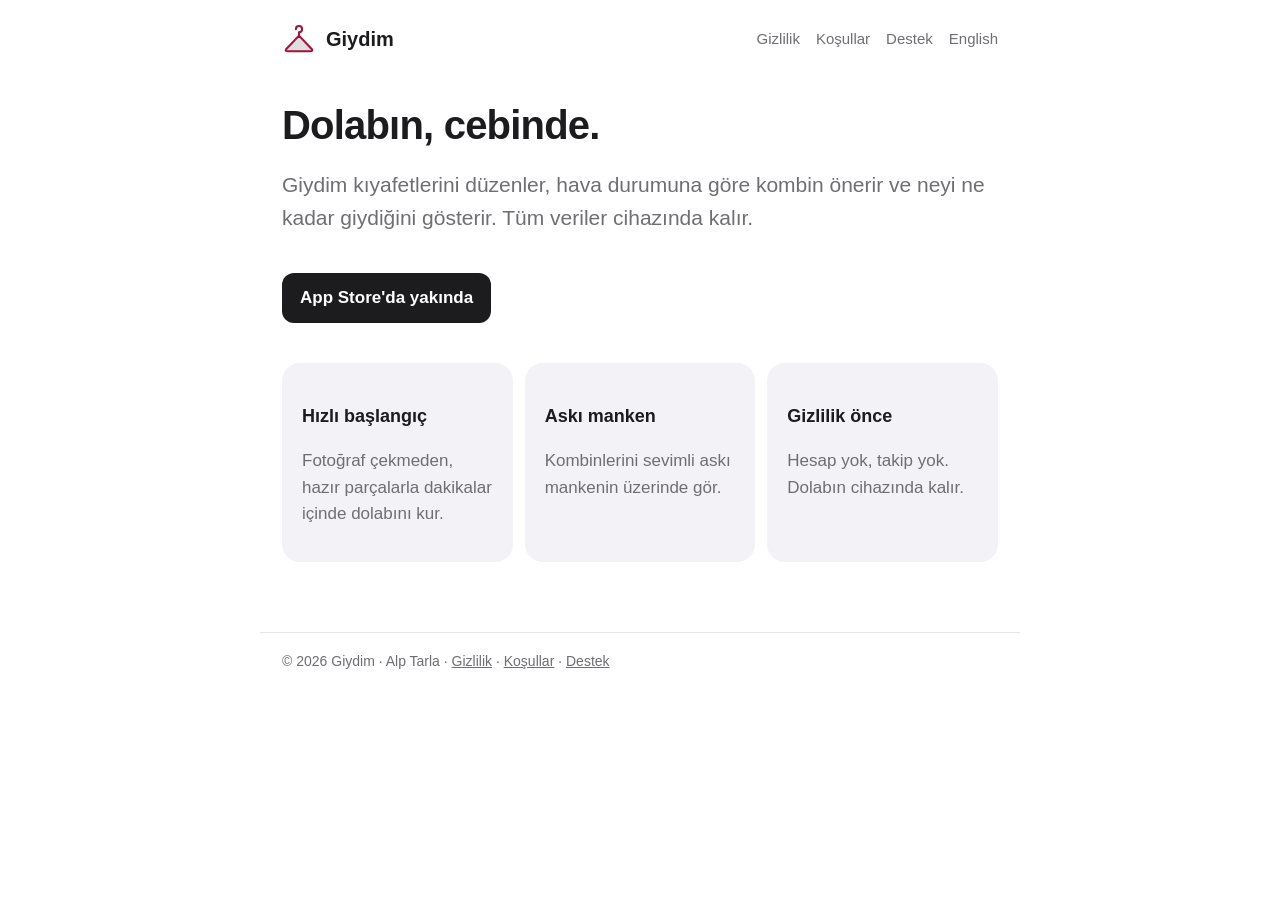
<file: index.html>
<!doctype html><html lang="tr"><head><meta charset="utf-8"><meta name="viewport" content="width=device-width,initial-scale=1">
<title>Giydim · Giydim</title><meta name="color-scheme" content="light dark"><link rel="stylesheet" href="style.css"></head>
<body><header><a class="brand" href="index.html"><svg viewBox="0 0 100 100" aria-hidden="true"><path d="M50 40 L12 80 Q8 86 18 86 L82 86 Q92 86 88 80 Z" fill="currentColor" opacity=".14"/><path d="M50 40 L12 80 Q8 86 18 86 L82 86 Q92 86 88 80 Z M50 40 V30 A9 9 0 1 0 41 21" fill="none" stroke="#A3123A" stroke-width="6" stroke-linecap="round" stroke-linejoin="round"/></svg>Giydim</a><nav><a href="privacy.html">Gizlilik</a><a href="terms.html">Koşullar</a><a href="support.html">Destek</a><a href="en/index.html" hreflang="en">English</a></nav></header>
<main><h1>Dolabın, cebinde.</h1><p class="lead">Giydim kıyafetlerini düzenler, hava durumuna göre kombin önerir ve neyi ne kadar giydiğini gösterir. Tüm veriler cihazında kalır.</p>
<a class="badge" href="#" aria-label="App Store'dan indirin (yakında)"> App Store'da yakında</a>
<div class="grid"><div class="card"><h3>Hızlı başlangıç</h3><p class="muted">Fotoğraf çekmeden, hazır parçalarla dakikalar içinde dolabını kur.</p></div>
<div class="card"><h3>Askı manken</h3><p class="muted">Kombinlerini sevimli askı mankenin üzerinde gör.</p></div>
<div class="card"><h3>Gizlilik önce</h3><p class="muted">Hesap yok, takip yok. Dolabın cihazında kalır.</p></div></div></main><footer>© 2026 Giydim · Alp Tarla · <a href="privacy.html">Gizlilik</a> · <a href="terms.html">Koşullar</a> · <a href="support.html">Destek</a></footer></body></html>
</file>
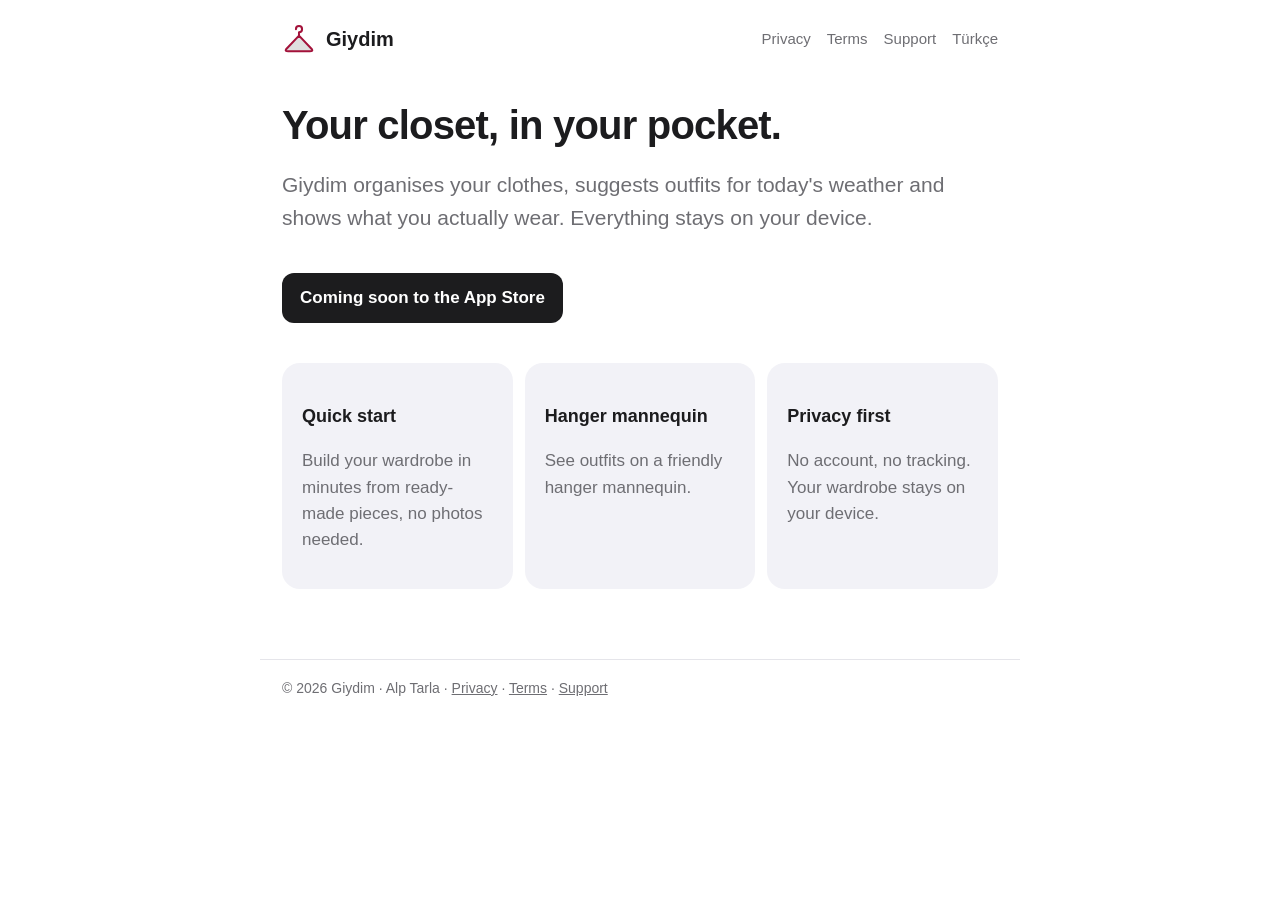
<file: en/index.html>
<!doctype html><html lang="en"><head><meta charset="utf-8"><meta name="viewport" content="width=device-width,initial-scale=1">
<title>Giydim · Giydim</title><meta name="color-scheme" content="light dark"><link rel="stylesheet" href="../style.css"></head>
<body><header><a class="brand" href="index.html"><svg viewBox="0 0 100 100" aria-hidden="true"><path d="M50 40 L12 80 Q8 86 18 86 L82 86 Q92 86 88 80 Z" fill="currentColor" opacity=".14"/><path d="M50 40 L12 80 Q8 86 18 86 L82 86 Q92 86 88 80 Z M50 40 V30 A9 9 0 1 0 41 21" fill="none" stroke="#A3123A" stroke-width="6" stroke-linecap="round" stroke-linejoin="round"/></svg>Giydim</a><nav><a href="privacy.html">Privacy</a><a href="terms.html">Terms</a><a href="support.html">Support</a><a href="../index.html" hreflang="tr">Türkçe</a></nav></header>
<main><h1>Your closet, in your pocket.</h1><p class="lead">Giydim organises your clothes, suggests outfits for today's weather and shows what you actually wear. Everything stays on your device.</p>
<a class="badge" href="#" aria-label="Download on the App Store (coming soon)"> Coming soon to the App Store</a>
<div class="grid"><div class="card"><h3>Quick start</h3><p class="muted">Build your wardrobe in minutes from ready-made pieces, no photos needed.</p></div>
<div class="card"><h3>Hanger mannequin</h3><p class="muted">See outfits on a friendly hanger mannequin.</p></div>
<div class="card"><h3>Privacy first</h3><p class="muted">No account, no tracking. Your wardrobe stays on your device.</p></div></div></main><footer>© 2026 Giydim · Alp Tarla · <a href="privacy.html">Privacy</a> · <a href="terms.html">Terms</a> · <a href="support.html">Support</a></footer></body></html>
</file>
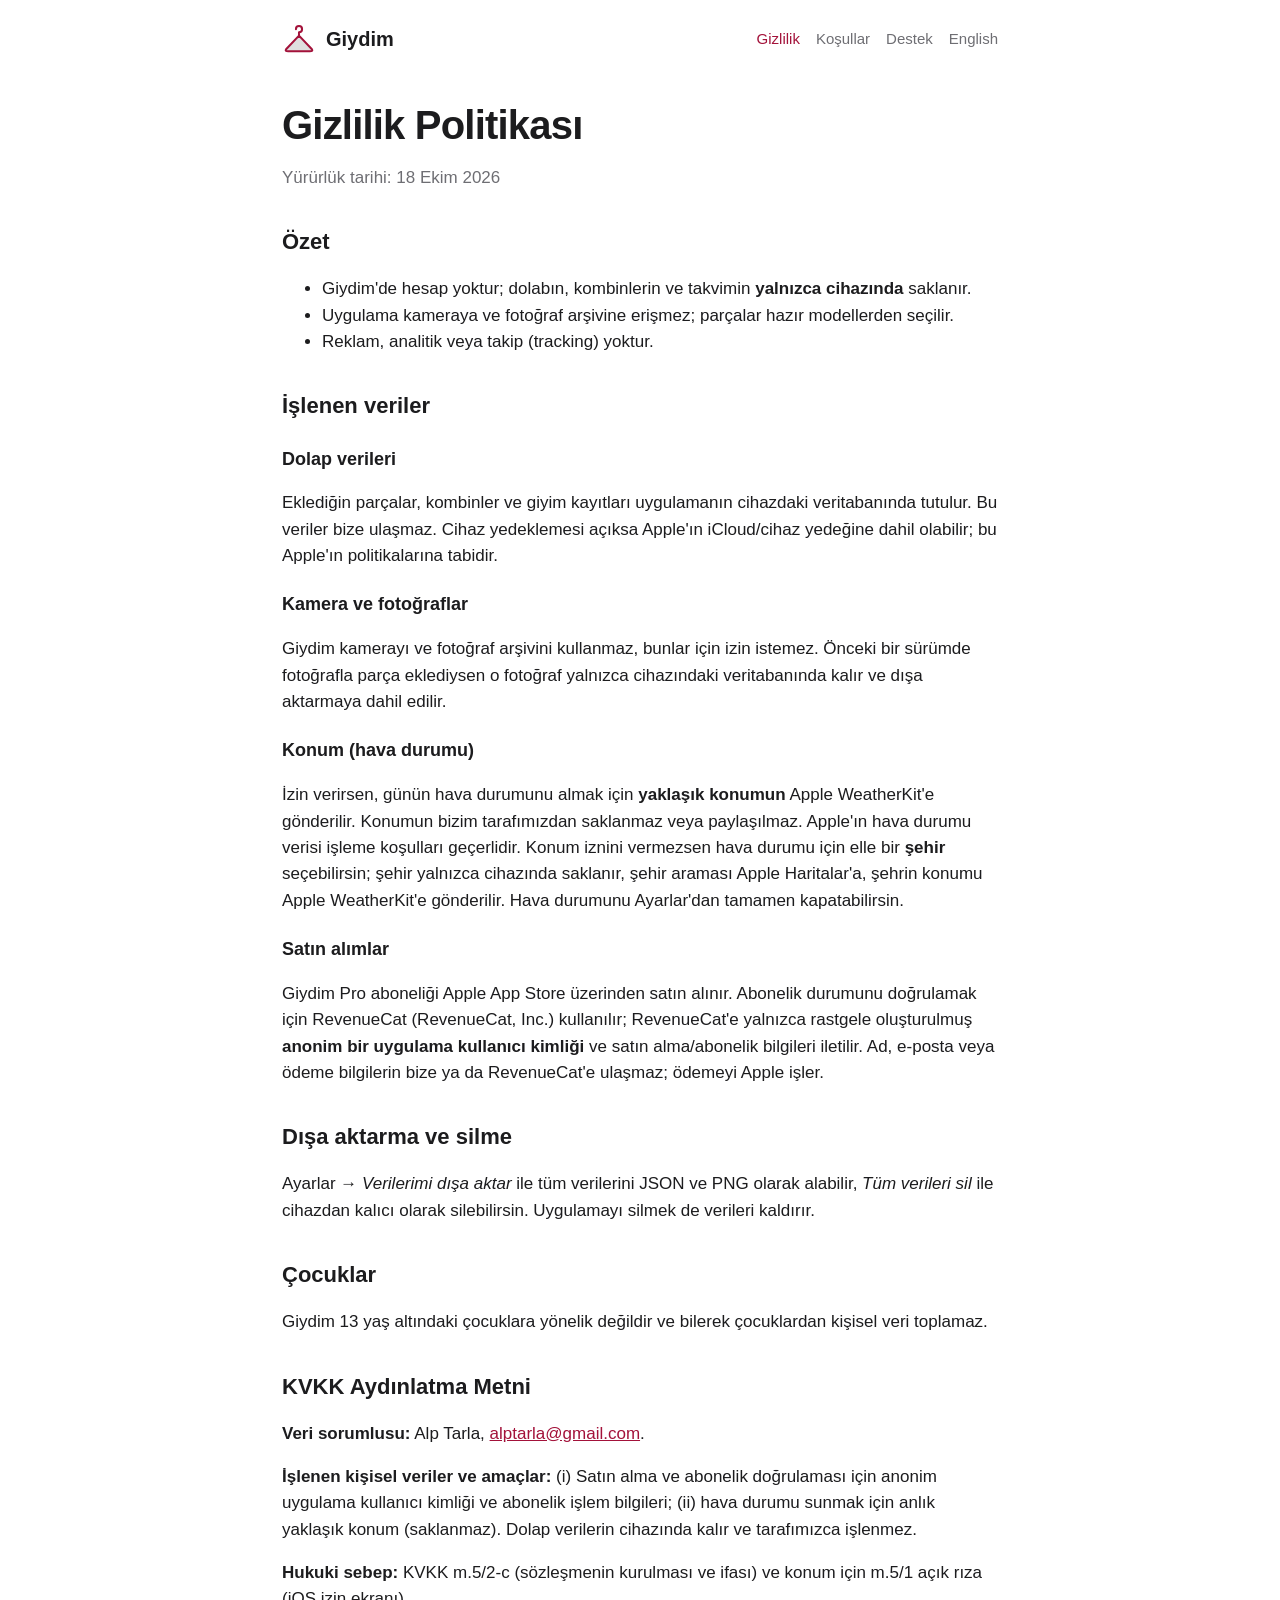
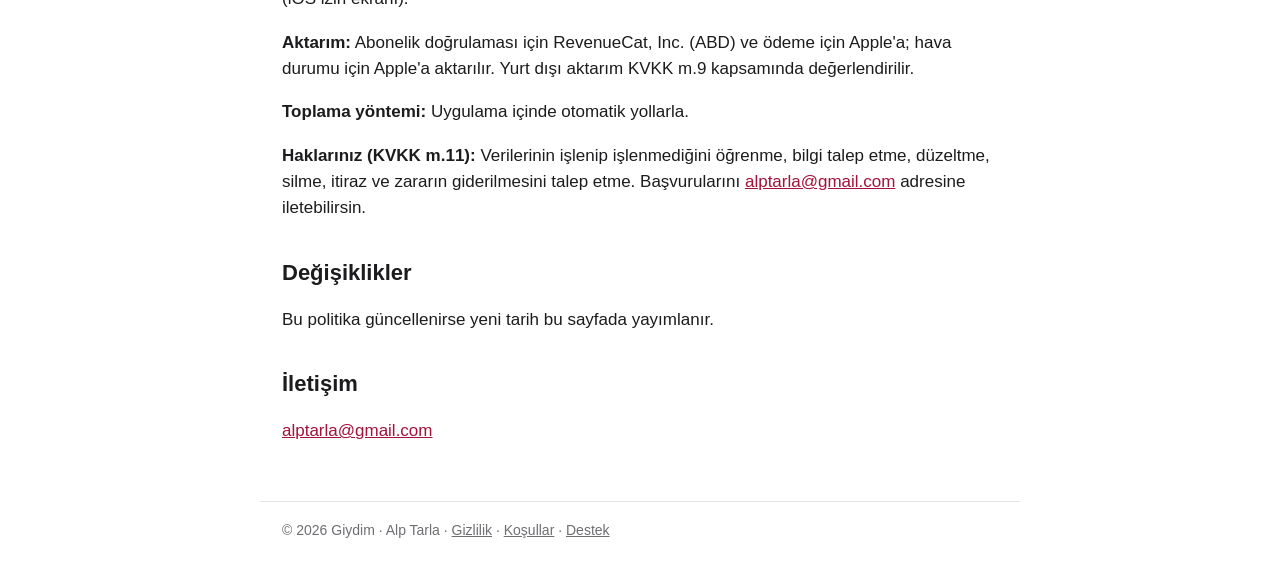
<file: privacy.html>
<!doctype html><html lang="tr"><head><meta charset="utf-8"><meta name="viewport" content="width=device-width,initial-scale=1">
<title>Gizlilik Politikası · Giydim</title><meta name="color-scheme" content="light dark"><link rel="stylesheet" href="style.css"></head>
<body><header><a class="brand" href="index.html"><svg viewBox="0 0 100 100" aria-hidden="true"><path d="M50 40 L12 80 Q8 86 18 86 L82 86 Q92 86 88 80 Z" fill="currentColor" opacity=".14"/><path d="M50 40 L12 80 Q8 86 18 86 L82 86 Q92 86 88 80 Z M50 40 V30 A9 9 0 1 0 41 21" fill="none" stroke="#A3123A" stroke-width="6" stroke-linecap="round" stroke-linejoin="round"/></svg>Giydim</a><nav><a href="privacy.html" aria-current=page>Gizlilik</a><a href="terms.html">Koşullar</a><a href="support.html">Destek</a><a href="en/privacy.html" hreflang="en">English</a></nav></header>
<main><h1>Gizlilik Politikası</h1><p class="muted">Yürürlük tarihi: 18 Ekim 2026</p>
<h2>Özet</h2><ul><li>Giydim'de hesap yoktur; dolabın, kombinlerin ve takvimin <strong>yalnızca cihazında</strong> saklanır.</li><li>Uygulama kameraya ve fotoğraf arşivine erişmez; parçalar hazır modellerden seçilir.</li><li>Reklam, analitik veya takip (tracking) yoktur.</li></ul>
<h2>İşlenen veriler</h2>
<h3>Dolap verileri</h3><p>Eklediğin parçalar, kombinler ve giyim kayıtları uygulamanın cihazdaki veritabanında tutulur. Bu veriler bize ulaşmaz. Cihaz yedeklemesi açıksa Apple'ın iCloud/cihaz yedeğine dahil olabilir; bu Apple'ın politikalarına tabidir.</p>
<h3>Kamera ve fotoğraflar</h3><p>Giydim kamerayı ve fotoğraf arşivini kullanmaz, bunlar için izin istemez. Önceki bir sürümde fotoğrafla parça eklediysen o fotoğraf yalnızca cihazındaki veritabanında kalır ve dışa aktarmaya dahil edilir.</p>
<h3>Konum (hava durumu)</h3><p>İzin verirsen, günün hava durumunu almak için <strong>yaklaşık konumun</strong> Apple WeatherKit'e gönderilir. Konumun bizim tarafımızdan saklanmaz veya paylaşılmaz. Apple'ın hava durumu verisi işleme koşulları geçerlidir. Konum iznini vermezsen hava durumu için elle bir <strong>şehir</strong> seçebilirsin; şehir yalnızca cihazında saklanır, şehir araması Apple Haritalar'a, şehrin konumu Apple WeatherKit'e gönderilir. Hava durumunu Ayarlar'dan tamamen kapatabilirsin.</p>
<h3>Satın alımlar</h3><p>Giydim Pro aboneliği Apple App Store üzerinden satın alınır. Abonelik durumunu doğrulamak için RevenueCat (RevenueCat, Inc.) kullanılır; RevenueCat'e yalnızca rastgele oluşturulmuş <strong>anonim bir uygulama kullanıcı kimliği</strong> ve satın alma/abonelik bilgileri iletilir. Ad, e-posta veya ödeme bilgilerin bize ya da RevenueCat'e ulaşmaz; ödemeyi Apple işler.</p>
<h2>Dışa aktarma ve silme</h2><p>Ayarlar → <em>Verilerimi dışa aktar</em> ile tüm verilerini JSON ve PNG olarak alabilir, <em>Tüm verileri sil</em> ile cihazdan kalıcı olarak silebilirsin. Uygulamayı silmek de verileri kaldırır.</p>
<h2>Çocuklar</h2><p>Giydim 13 yaş altındaki çocuklara yönelik değildir ve bilerek çocuklardan kişisel veri toplamaz.</p>
<h2>KVKK Aydınlatma Metni</h2>
<p><strong>Veri sorumlusu:</strong> Alp Tarla, <a href="mailto:alptarla@gmail.com">alptarla@gmail.com</a>.</p>
<p><strong>İşlenen kişisel veriler ve amaçlar:</strong> (i) Satın alma ve abonelik doğrulaması için anonim uygulama kullanıcı kimliği ve abonelik işlem bilgileri; (ii) hava durumu sunmak için anlık yaklaşık konum (saklanmaz). Dolap verilerin cihazında kalır ve tarafımızca işlenmez.</p>
<p><strong>Hukuki sebep:</strong> KVKK m.5/2-c (sözleşmenin kurulması ve ifası) ve konum için m.5/1 açık rıza (iOS izin ekranı).</p>
<p><strong>Aktarım:</strong> Abonelik doğrulaması için RevenueCat, Inc. (ABD) ve ödeme için Apple'a; hava durumu için Apple'a aktarılır. Yurt dışı aktarım KVKK m.9 kapsamında değerlendirilir.</p>
<p><strong>Toplama yöntemi:</strong> Uygulama içinde otomatik yollarla.</p>
<p><strong>Haklarınız (KVKK m.11):</strong> Verilerinin işlenip işlenmediğini öğrenme, bilgi talep etme, düzeltme, silme, itiraz ve zararın giderilmesini talep etme. Başvurularını <a href="mailto:alptarla@gmail.com">alptarla@gmail.com</a> adresine iletebilirsin.</p>
<h2>Değişiklikler</h2><p>Bu politika güncellenirse yeni tarih bu sayfada yayımlanır.</p>
<h2>İletişim</h2><p><a href="mailto:alptarla@gmail.com">alptarla@gmail.com</a></p></main><footer>© 2026 Giydim · Alp Tarla · <a href="privacy.html">Gizlilik</a> · <a href="terms.html">Koşullar</a> · <a href="support.html">Destek</a></footer></body></html>
</file>
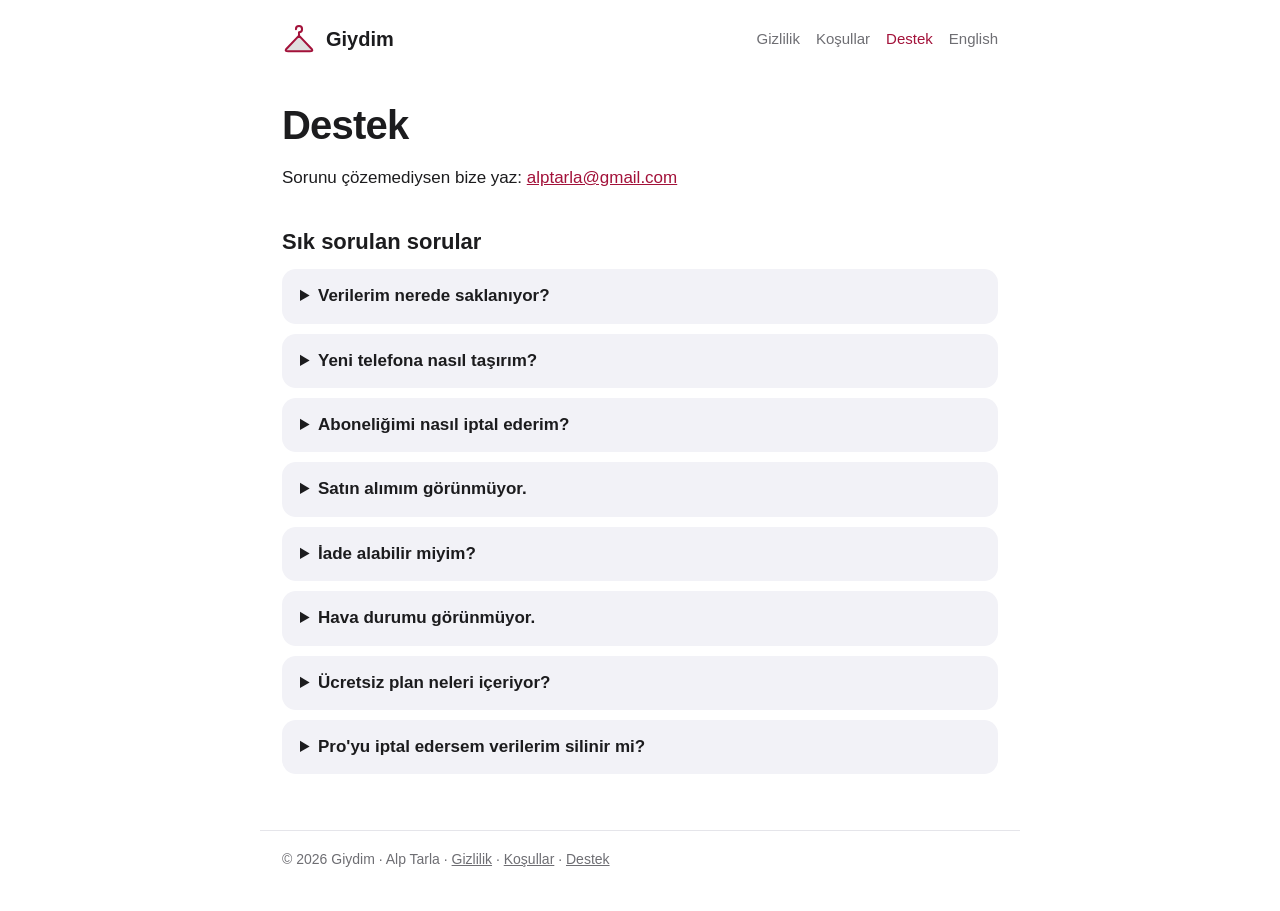
<file: support.html>
<!doctype html><html lang="tr"><head><meta charset="utf-8"><meta name="viewport" content="width=device-width,initial-scale=1">
<title>Destek · Giydim</title><meta name="color-scheme" content="light dark"><link rel="stylesheet" href="style.css"></head>
<body><header><a class="brand" href="index.html"><svg viewBox="0 0 100 100" aria-hidden="true"><path d="M50 40 L12 80 Q8 86 18 86 L82 86 Q92 86 88 80 Z" fill="currentColor" opacity=".14"/><path d="M50 40 L12 80 Q8 86 18 86 L82 86 Q92 86 88 80 Z M50 40 V30 A9 9 0 1 0 41 21" fill="none" stroke="#A3123A" stroke-width="6" stroke-linecap="round" stroke-linejoin="round"/></svg>Giydim</a><nav><a href="privacy.html">Gizlilik</a><a href="terms.html">Koşullar</a><a href="support.html" aria-current=page>Destek</a><a href="en/support.html" hreflang="en">English</a></nav></header>
<main><h1>Destek</h1><p>Sorunu çözemediysen bize yaz: <a href="mailto:alptarla@gmail.com">alptarla@gmail.com</a></p>
<h2>Sık sorulan sorular</h2>
<details><summary>Verilerim nerede saklanıyor?</summary><p>Yalnızca cihazında. Hesap yok, sunucuya yükleme yok.</p></details>
<details><summary>Yeni telefona nasıl taşırım?</summary><p>Ayarlar → Verilerimi dışa aktar ile dosyayı al; cihaz yedeği/iCloud yedeği de verileri taşır.</p></details>
<details><summary>Aboneliğimi nasıl iptal ederim?</summary><p>iPhone Ayarlar → [adın] → Abonelikler → Giydim. Erişim dönem sonuna kadar sürer.</p></details>
<details><summary>Satın alımım görünmüyor.</summary><p>Giydim → Ayarlar → Satın alımları geri yükle. Aynı Apple Kimliği ile giriş yaptığından emin ol.</p></details>
<details><summary>İade alabilir miyim?</summary><p>İadeleri Apple yönetir: <a href="https://reportaproblem.apple.com">reportaproblem.apple.com</a>.</p></details>
<details><summary>Hava durumu görünmüyor.</summary><p>Ayarlar → Gizlilik → Konum Servisleri → Giydim'de "Uygulamayı Kullanırken"i seç.</p></details>
<details><summary>Ücretsiz plan neleri içeriyor?</summary><p>30 parça, 5 kayıtlı kombin, bugün ve yarın için plan ve her gün bir hava önerisi. Manken, hazır modellerle dolap, renk ve desen seçimi, giyim sayıları, aylık kullanım özeti ve dışa aktarma ücretsizdir. Pro ile parça, kombin ve plan sınırsızdır; her gün alternatif öneriler, giyim başı maliyet ve en çok/en az giyilenler gelir. Pro biterse hiçbir şey silinmez.</p></details>
<details><summary>Pro'yu iptal edersem verilerim silinir mi?</summary><p>Hayır. Tüm parça, kombin ve planların cihazında kalır ve düzenlenebilir; yalnızca ücretsiz sınırın üzerinde yeni ekleme yapmak Pro gerektirir.</p></details></main><footer>© 2026 Giydim · Alp Tarla · <a href="privacy.html">Gizlilik</a> · <a href="terms.html">Koşullar</a> · <a href="support.html">Destek</a></footer></body></html>
</file>
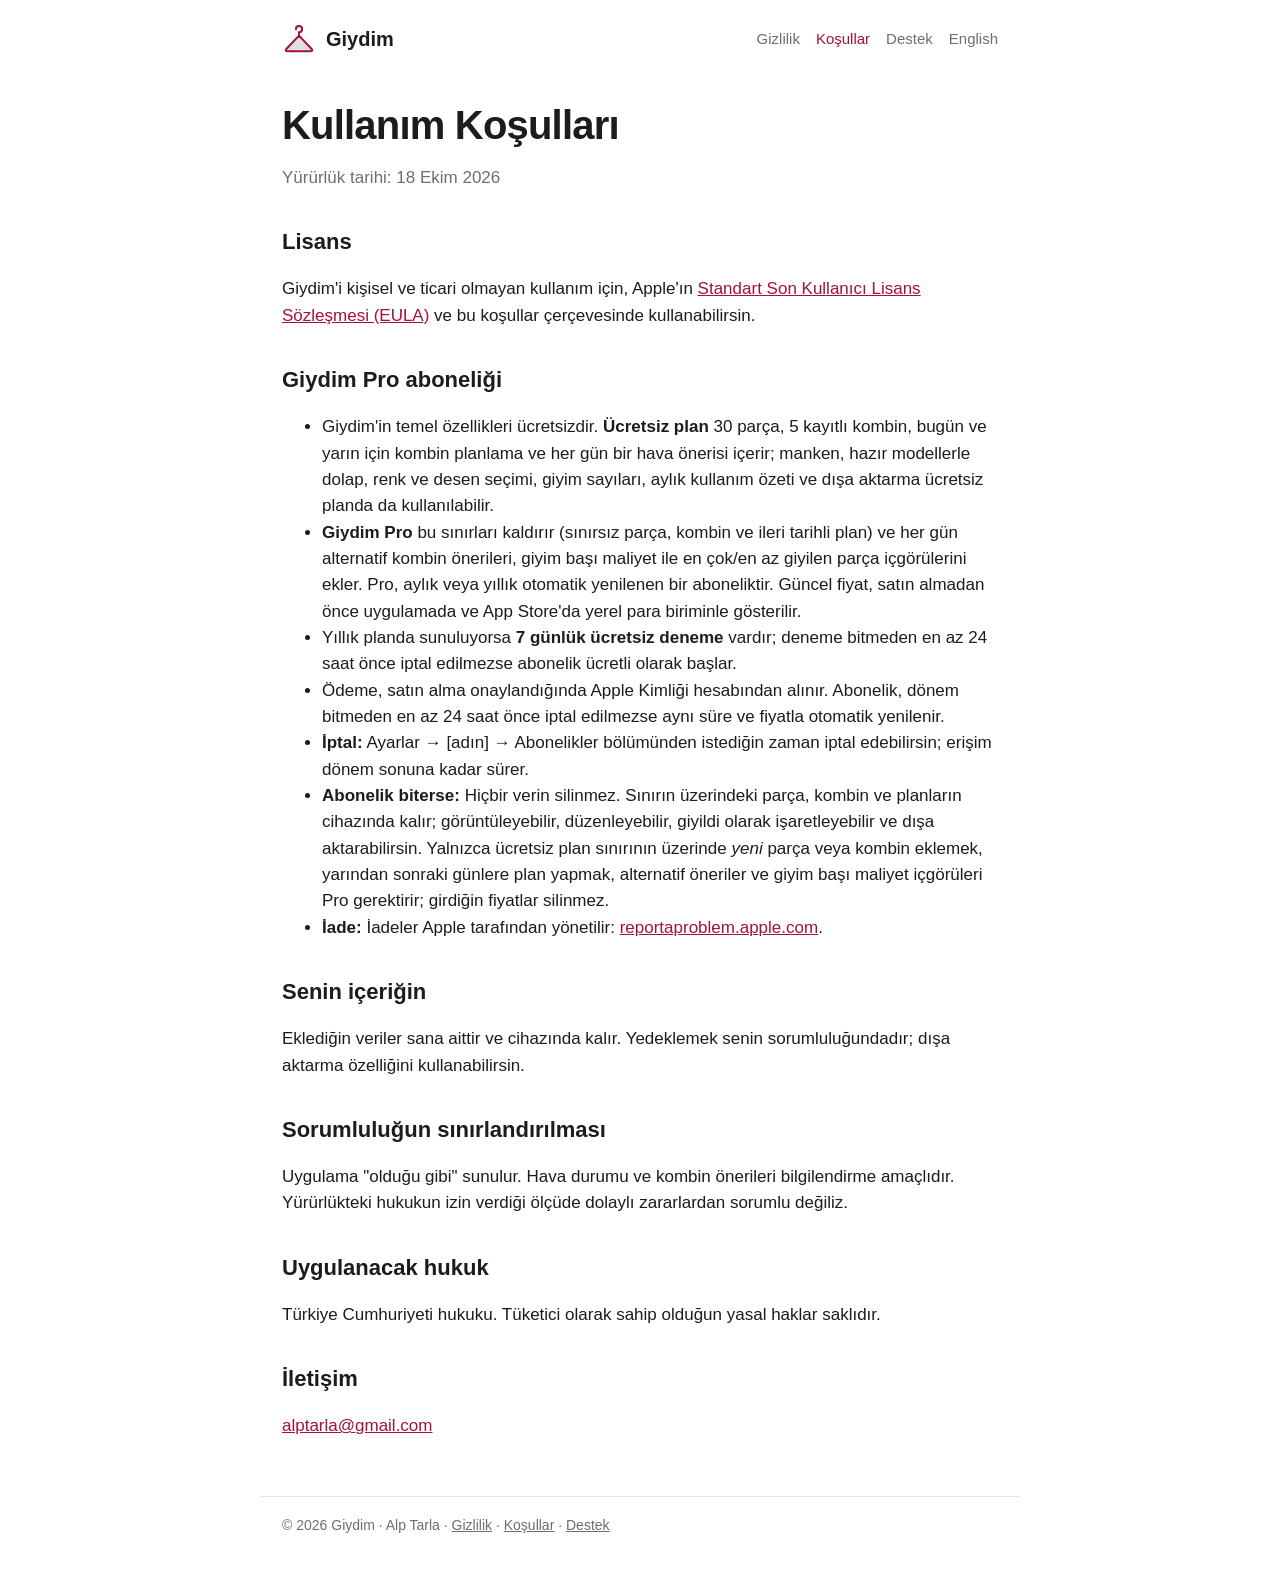
<file: terms.html>
<!doctype html><html lang="tr"><head><meta charset="utf-8"><meta name="viewport" content="width=device-width,initial-scale=1">
<title>Kullanım Koşulları · Giydim</title><meta name="color-scheme" content="light dark"><link rel="stylesheet" href="style.css"></head>
<body><header><a class="brand" href="index.html"><svg viewBox="0 0 100 100" aria-hidden="true"><path d="M50 40 L12 80 Q8 86 18 86 L82 86 Q92 86 88 80 Z" fill="currentColor" opacity=".14"/><path d="M50 40 L12 80 Q8 86 18 86 L82 86 Q92 86 88 80 Z M50 40 V30 A9 9 0 1 0 41 21" fill="none" stroke="#A3123A" stroke-width="6" stroke-linecap="round" stroke-linejoin="round"/></svg>Giydim</a><nav><a href="privacy.html">Gizlilik</a><a href="terms.html" aria-current=page>Koşullar</a><a href="support.html">Destek</a><a href="en/terms.html" hreflang="en">English</a></nav></header>
<main><h1>Kullanım Koşulları</h1><p class="muted">Yürürlük tarihi: 18 Ekim 2026</p>
<h2>Lisans</h2><p>Giydim'i kişisel ve ticari olmayan kullanım için, Apple'ın <a href="https://www.apple.com/legal/internet-services/itunes/dev/stdeula/">Standart Son Kullanıcı Lisans Sözleşmesi (EULA)</a> ve bu koşullar çerçevesinde kullanabilirsin.</p>
<h2>Giydim Pro aboneliği</h2><ul>
<li>Giydim'in temel özellikleri ücretsizdir. <strong>Ücretsiz plan</strong> 30 parça, 5 kayıtlı kombin, bugün ve yarın için kombin planlama ve her gün bir hava önerisi içerir; manken, hazır modellerle dolap, renk ve desen seçimi, giyim sayıları, aylık kullanım özeti ve dışa aktarma ücretsiz planda da kullanılabilir.</li>
<li><strong>Giydim Pro</strong> bu sınırları kaldırır (sınırsız parça, kombin ve ileri tarihli plan) ve her gün alternatif kombin önerileri, giyim başı maliyet ile en çok/en az giyilen parça içgörülerini ekler. Pro, aylık veya yıllık otomatik yenilenen bir aboneliktir. Güncel fiyat, satın almadan önce uygulamada ve App Store'da yerel para biriminle gösterilir.</li>
<li>Yıllık planda sunuluyorsa <strong>7 günlük ücretsiz deneme</strong> vardır; deneme bitmeden en az 24 saat önce iptal edilmezse abonelik ücretli olarak başlar.</li>
<li>Ödeme, satın alma onaylandığında Apple Kimliği hesabından alınır. Abonelik, dönem bitmeden en az 24 saat önce iptal edilmezse aynı süre ve fiyatla otomatik yenilenir.</li>
<li><strong>İptal:</strong> Ayarlar → [adın] → Abonelikler bölümünden istediğin zaman iptal edebilirsin; erişim dönem sonuna kadar sürer.</li>
<li><strong>Abonelik biterse:</strong> Hiçbir verin silinmez. Sınırın üzerindeki parça, kombin ve planların cihazında kalır; görüntüleyebilir, düzenleyebilir, giyildi olarak işaretleyebilir ve dışa aktarabilirsin. Yalnızca ücretsiz plan sınırının üzerinde <em>yeni</em> parça veya kombin eklemek, yarından sonraki günlere plan yapmak, alternatif öneriler ve giyim başı maliyet içgörüleri Pro gerektirir; girdiğin fiyatlar silinmez.</li>
<li><strong>İade:</strong> İadeler Apple tarafından yönetilir: <a href="https://reportaproblem.apple.com">reportaproblem.apple.com</a>.</li></ul>
<h2>Senin içeriğin</h2><p>Eklediğin veriler sana aittir ve cihazında kalır. Yedeklemek senin sorumluluğundadır; dışa aktarma özelliğini kullanabilirsin.</p>
<h2>Sorumluluğun sınırlandırılması</h2><p>Uygulama "olduğu gibi" sunulur. Hava durumu ve kombin önerileri bilgilendirme amaçlıdır. Yürürlükteki hukukun izin verdiği ölçüde dolaylı zararlardan sorumlu değiliz.</p>
<h2>Uygulanacak hukuk</h2><p>Türkiye Cumhuriyeti hukuku. Tüketici olarak sahip olduğun yasal haklar saklıdır.</p>
<h2>İletişim</h2><p><a href="mailto:alptarla@gmail.com">alptarla@gmail.com</a></p></main><footer>© 2026 Giydim · Alp Tarla · <a href="privacy.html">Gizlilik</a> · <a href="terms.html">Koşullar</a> · <a href="support.html">Destek</a></footer></body></html>
</file>
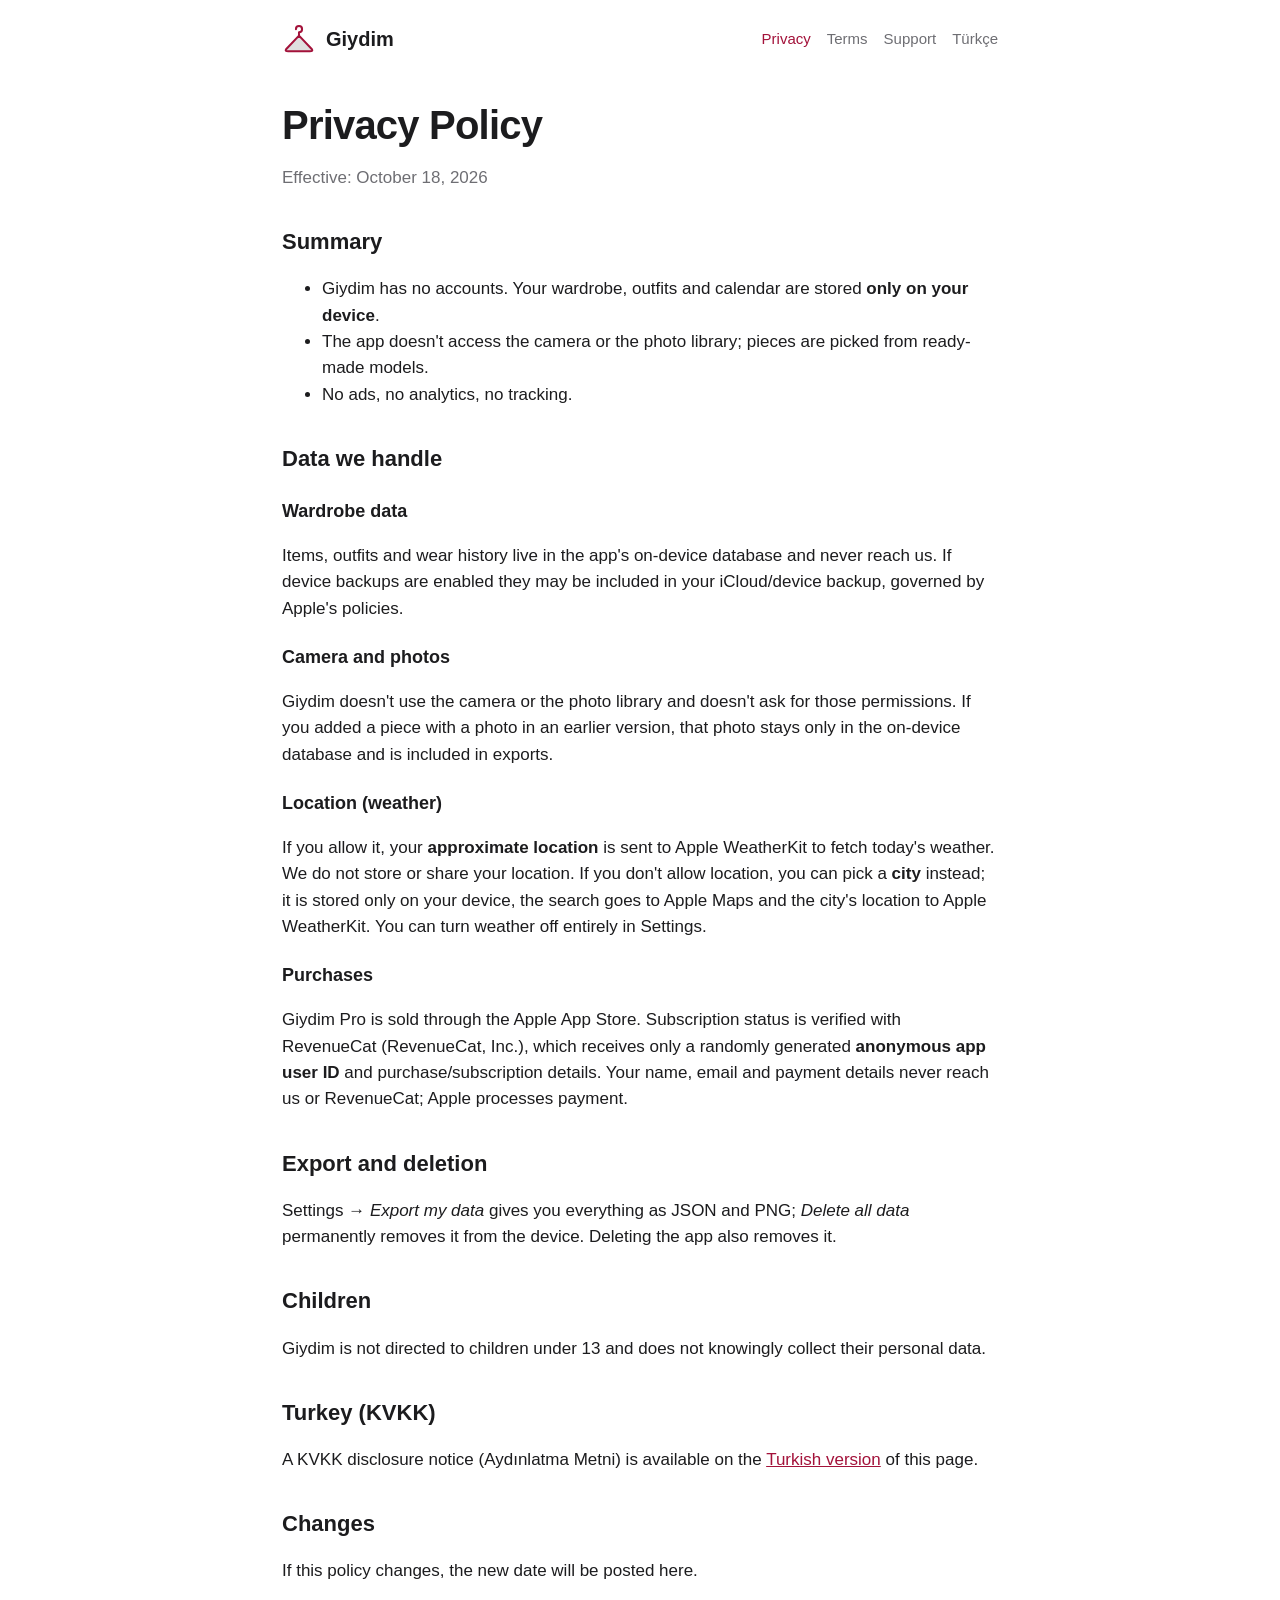
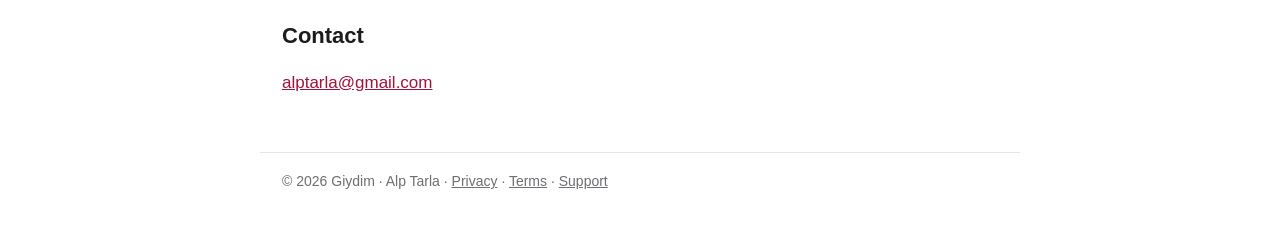
<file: en/privacy.html>
<!doctype html><html lang="en"><head><meta charset="utf-8"><meta name="viewport" content="width=device-width,initial-scale=1">
<title>Privacy Policy · Giydim</title><meta name="color-scheme" content="light dark"><link rel="stylesheet" href="../style.css"></head>
<body><header><a class="brand" href="index.html"><svg viewBox="0 0 100 100" aria-hidden="true"><path d="M50 40 L12 80 Q8 86 18 86 L82 86 Q92 86 88 80 Z" fill="currentColor" opacity=".14"/><path d="M50 40 L12 80 Q8 86 18 86 L82 86 Q92 86 88 80 Z M50 40 V30 A9 9 0 1 0 41 21" fill="none" stroke="#A3123A" stroke-width="6" stroke-linecap="round" stroke-linejoin="round"/></svg>Giydim</a><nav><a href="privacy.html" aria-current=page>Privacy</a><a href="terms.html">Terms</a><a href="support.html">Support</a><a href="../privacy.html" hreflang="tr">Türkçe</a></nav></header>
<main><h1>Privacy Policy</h1><p class="muted">Effective: October 18, 2026</p>
<h2>Summary</h2><ul><li>Giydim has no accounts. Your wardrobe, outfits and calendar are stored <strong>only on your device</strong>.</li><li>The app doesn't access the camera or the photo library; pieces are picked from ready-made models.</li><li>No ads, no analytics, no tracking.</li></ul>
<h2>Data we handle</h2>
<h3>Wardrobe data</h3><p>Items, outfits and wear history live in the app's on-device database and never reach us. If device backups are enabled they may be included in your iCloud/device backup, governed by Apple's policies.</p>
<h3>Camera and photos</h3><p>Giydim doesn't use the camera or the photo library and doesn't ask for those permissions. If you added a piece with a photo in an earlier version, that photo stays only in the on-device database and is included in exports.</p>
<h3>Location (weather)</h3><p>If you allow it, your <strong>approximate location</strong> is sent to Apple WeatherKit to fetch today's weather. We do not store or share your location. If you don't allow location, you can pick a <strong>city</strong> instead; it is stored only on your device, the search goes to Apple Maps and the city's location to Apple WeatherKit. You can turn weather off entirely in Settings.</p>
<h3>Purchases</h3><p>Giydim Pro is sold through the Apple App Store. Subscription status is verified with RevenueCat (RevenueCat, Inc.), which receives only a randomly generated <strong>anonymous app user ID</strong> and purchase/subscription details. Your name, email and payment details never reach us or RevenueCat; Apple processes payment.</p>
<h2>Export and deletion</h2><p>Settings → <em>Export my data</em> gives you everything as JSON and PNG; <em>Delete all data</em> permanently removes it from the device. Deleting the app also removes it.</p>
<h2>Children</h2><p>Giydim is not directed to children under 13 and does not knowingly collect their personal data.</p>
<h2>Turkey (KVKK)</h2><p>A KVKK disclosure notice (Aydınlatma Metni) is available on the <a href="../privacy.html">Turkish version</a> of this page.</p>
<h2>Changes</h2><p>If this policy changes, the new date will be posted here.</p>
<h2>Contact</h2><p><a href="mailto:alptarla@gmail.com">alptarla@gmail.com</a></p></main><footer>© 2026 Giydim · Alp Tarla · <a href="privacy.html">Privacy</a> · <a href="terms.html">Terms</a> · <a href="support.html">Support</a></footer></body></html>
</file>
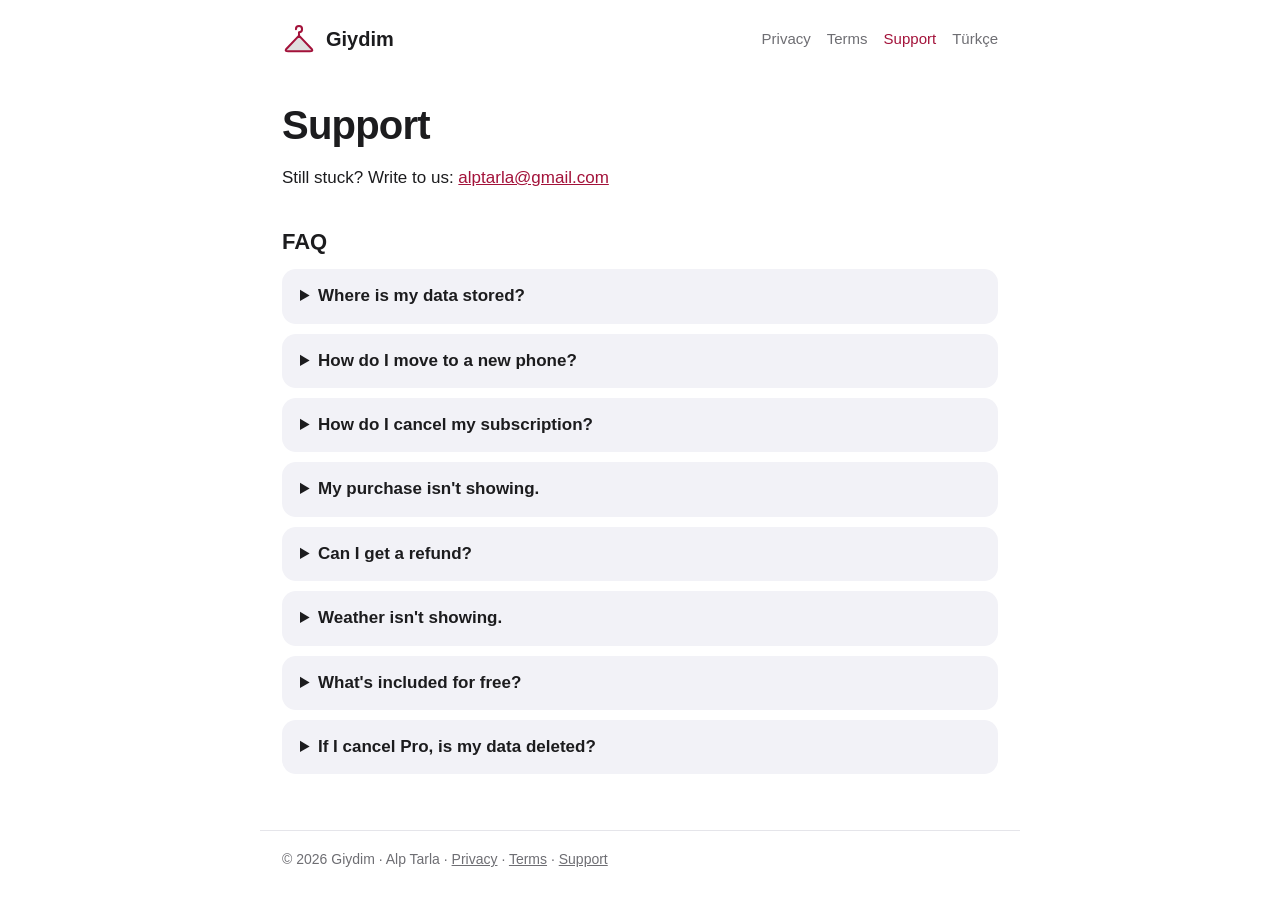
<file: en/support.html>
<!doctype html><html lang="en"><head><meta charset="utf-8"><meta name="viewport" content="width=device-width,initial-scale=1">
<title>Support · Giydim</title><meta name="color-scheme" content="light dark"><link rel="stylesheet" href="../style.css"></head>
<body><header><a class="brand" href="index.html"><svg viewBox="0 0 100 100" aria-hidden="true"><path d="M50 40 L12 80 Q8 86 18 86 L82 86 Q92 86 88 80 Z" fill="currentColor" opacity=".14"/><path d="M50 40 L12 80 Q8 86 18 86 L82 86 Q92 86 88 80 Z M50 40 V30 A9 9 0 1 0 41 21" fill="none" stroke="#A3123A" stroke-width="6" stroke-linecap="round" stroke-linejoin="round"/></svg>Giydim</a><nav><a href="privacy.html">Privacy</a><a href="terms.html">Terms</a><a href="support.html" aria-current=page>Support</a><a href="../support.html" hreflang="tr">Türkçe</a></nav></header>
<main><h1>Support</h1><p>Still stuck? Write to us: <a href="mailto:alptarla@gmail.com">alptarla@gmail.com</a></p>
<h2>FAQ</h2>
<details><summary>Where is my data stored?</summary><p>Only on your device. No account, no uploads.</p></details>
<details><summary>How do I move to a new phone?</summary><p>Use Settings → Export my data; device/iCloud backups also carry your data.</p></details>
<details><summary>How do I cancel my subscription?</summary><p>iPhone Settings → [your name] → Subscriptions → Giydim. Access continues until the period ends.</p></details>
<details><summary>My purchase isn't showing.</summary><p>Giydim → Settings → Restore Purchases, signed in with the same Apple ID.</p></details>
<details><summary>Can I get a refund?</summary><p>Refunds are handled by Apple: <a href="https://reportaproblem.apple.com">reportaproblem.apple.com</a>.</p></details>
<details><summary>Weather isn't showing.</summary><p>Settings → Privacy → Location Services → Giydim → "While Using the App".</p></details>
<details><summary>What's included for free?</summary><p>30 items, 5 saved outfits, planning for today and tomorrow and one weather pick a day. The mannequin, the ready-made wardrobe with colors and patterns, wear counts, the monthly usage summary and export are free. Pro makes items, outfits and planning unlimited and adds alternative picks every day, cost per wear and your most and least worn pieces. If Pro ends, nothing is deleted.</p></details>
<details><summary>If I cancel Pro, is my data deleted?</summary><p>No. All your items, outfits and plans stay on your device and remain editable; only adding new ones beyond the free limits requires Pro.</p></details></main><footer>© 2026 Giydim · Alp Tarla · <a href="privacy.html">Privacy</a> · <a href="terms.html">Terms</a> · <a href="support.html">Support</a></footer></body></html>
</file>
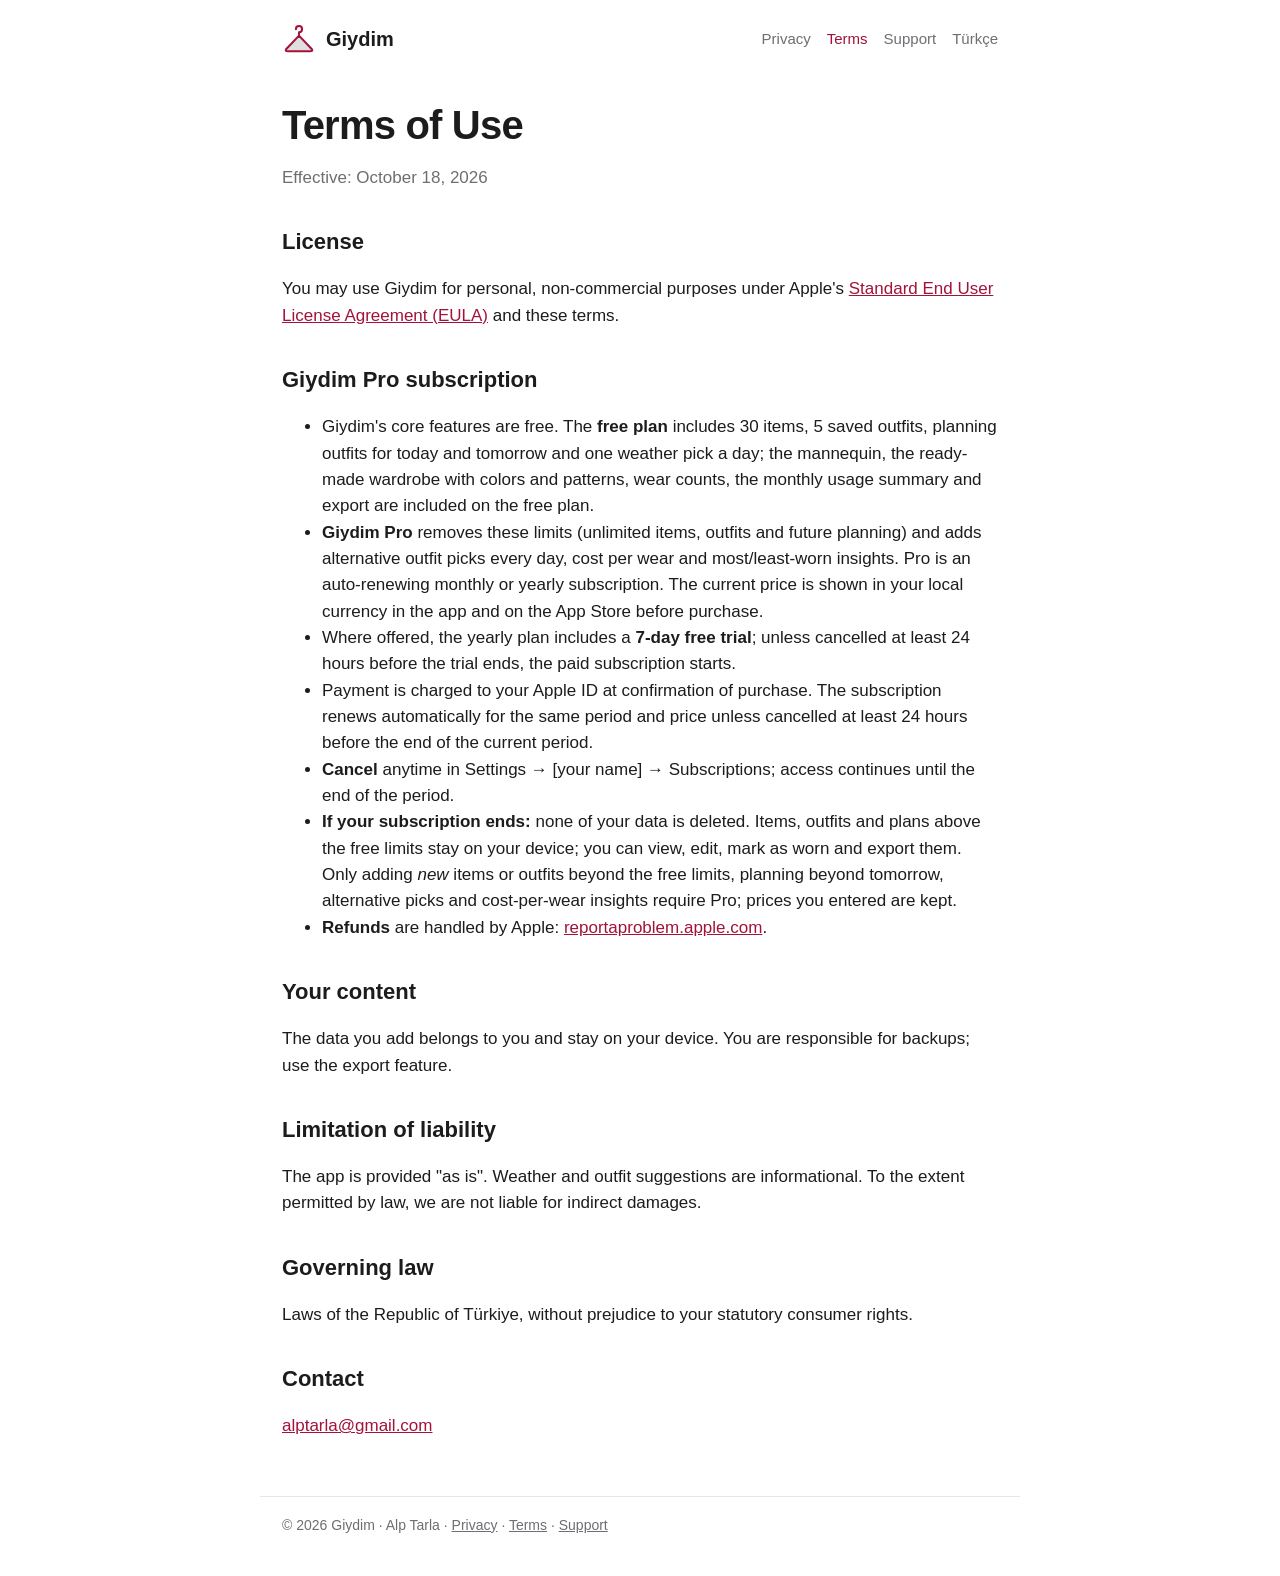
<file: en/terms.html>
<!doctype html><html lang="en"><head><meta charset="utf-8"><meta name="viewport" content="width=device-width,initial-scale=1">
<title>Terms of Use · Giydim</title><meta name="color-scheme" content="light dark"><link rel="stylesheet" href="../style.css"></head>
<body><header><a class="brand" href="index.html"><svg viewBox="0 0 100 100" aria-hidden="true"><path d="M50 40 L12 80 Q8 86 18 86 L82 86 Q92 86 88 80 Z" fill="currentColor" opacity=".14"/><path d="M50 40 L12 80 Q8 86 18 86 L82 86 Q92 86 88 80 Z M50 40 V30 A9 9 0 1 0 41 21" fill="none" stroke="#A3123A" stroke-width="6" stroke-linecap="round" stroke-linejoin="round"/></svg>Giydim</a><nav><a href="privacy.html">Privacy</a><a href="terms.html" aria-current=page>Terms</a><a href="support.html">Support</a><a href="../terms.html" hreflang="tr">Türkçe</a></nav></header>
<main><h1>Terms of Use</h1><p class="muted">Effective: October 18, 2026</p>
<h2>License</h2><p>You may use Giydim for personal, non-commercial purposes under Apple's <a href="https://www.apple.com/legal/internet-services/itunes/dev/stdeula/">Standard End User License Agreement (EULA)</a> and these terms.</p>
<h2>Giydim Pro subscription</h2><ul>
<li>Giydim's core features are free. The <strong>free plan</strong> includes 30 items, 5 saved outfits, planning outfits for today and tomorrow and one weather pick a day; the mannequin, the ready-made wardrobe with colors and patterns, wear counts, the monthly usage summary and export are included on the free plan.</li>
<li><strong>Giydim Pro</strong> removes these limits (unlimited items, outfits and future planning) and adds alternative outfit picks every day, cost per wear and most/least-worn insights. Pro is an auto-renewing monthly or yearly subscription. The current price is shown in your local currency in the app and on the App Store before purchase.</li>
<li>Where offered, the yearly plan includes a <strong>7-day free trial</strong>; unless cancelled at least 24 hours before the trial ends, the paid subscription starts.</li>
<li>Payment is charged to your Apple ID at confirmation of purchase. The subscription renews automatically for the same period and price unless cancelled at least 24 hours before the end of the current period.</li>
<li><strong>Cancel</strong> anytime in Settings → [your name] → Subscriptions; access continues until the end of the period.</li>
<li><strong>If your subscription ends:</strong> none of your data is deleted. Items, outfits and plans above the free limits stay on your device; you can view, edit, mark as worn and export them. Only adding <em>new</em> items or outfits beyond the free limits, planning beyond tomorrow, alternative picks and cost-per-wear insights require Pro; prices you entered are kept.</li>
<li><strong>Refunds</strong> are handled by Apple: <a href="https://reportaproblem.apple.com">reportaproblem.apple.com</a>.</li></ul>
<h2>Your content</h2><p>The data you add belongs to you and stay on your device. You are responsible for backups; use the export feature.</p>
<h2>Limitation of liability</h2><p>The app is provided "as is". Weather and outfit suggestions are informational. To the extent permitted by law, we are not liable for indirect damages.</p>
<h2>Governing law</h2><p>Laws of the Republic of Türkiye, without prejudice to your statutory consumer rights.</p>
<h2>Contact</h2><p><a href="mailto:alptarla@gmail.com">alptarla@gmail.com</a></p></main><footer>© 2026 Giydim · Alp Tarla · <a href="privacy.html">Privacy</a> · <a href="terms.html">Terms</a> · <a href="support.html">Support</a></footer></body></html>
</file>
<file: style.css>
:root{--accent:#A3123A;--bg:#fff;--fg:#1c1c1e;--muted:#6e6e73;--card:#f2f2f7;--line:#e5e5ea;color-scheme:light dark}
@media (prefers-color-scheme:dark){:root{--accent:#FF6B8B;--bg:#000;--fg:#f2f2f7;--muted:#a1a1a6;--card:#1c1c1e;--line:#38383a}}
*{box-sizing:border-box}html{-webkit-text-size-adjust:100%}
body{margin:0;font:17px/1.55 -apple-system,BlinkMacSystemFont,"SF Pro Text","Helvetica Neue",Arial,sans-serif;background:var(--bg);color:var(--fg)}
header,main,footer{max-width:760px;margin:0 auto;padding:0 22px}
header{display:flex;align-items:center;justify-content:space-between;padding-top:22px;padding-bottom:10px}
.brand{display:flex;gap:10px;align-items:center;font-weight:700;font-size:20px;color:var(--fg);text-decoration:none}
.brand svg{width:34px;height:34px}
nav a{color:var(--muted);text-decoration:none;margin-left:16px;font-size:15px}nav a:hover,nav a[aria-current]{color:var(--accent)}
h1{font:700 40px/1.15 -apple-system,BlinkMacSystemFont,"SF Pro Display",sans-serif;letter-spacing:-.02em;margin:36px 0 10px}
h2{font-size:22px;margin:34px 0 8px}h3{font-size:18px;margin:22px 0 6px}
p,li{color:var(--fg)}.muted{color:var(--muted)}a{color:var(--accent)}
.lead{font-size:21px;color:var(--muted);max-width:34em}
.badge{display:inline-flex;align-items:center;gap:10px;background:var(--fg);color:var(--bg);border-radius:12px;padding:12px 18px;font-weight:600;text-decoration:none;margin-top:18px}
.card{background:var(--card);border-radius:18px;padding:18px 20px;margin:14px 0}
.grid{display:grid;grid-template-columns:repeat(auto-fit,minmax(200px,1fr));gap:12px;margin-top:26px}
.ph{background:#fff3cd;color:#664d03;border-radius:6px;padding:0 6px;font-weight:600}
@media (prefers-color-scheme:dark){.ph{background:#4d3b00;color:#ffe08a}}
.note{border-left:4px solid var(--accent);padding:8px 14px;background:var(--card);border-radius:8px}
footer{border-top:1px solid var(--line);margin-top:56px;padding-top:18px;padding-bottom:40px;font-size:14px;color:var(--muted)}
footer a{color:var(--muted)}
details{background:var(--card);border-radius:14px;padding:14px 18px;margin:10px 0}summary{font-weight:600;cursor:pointer}
</file>
